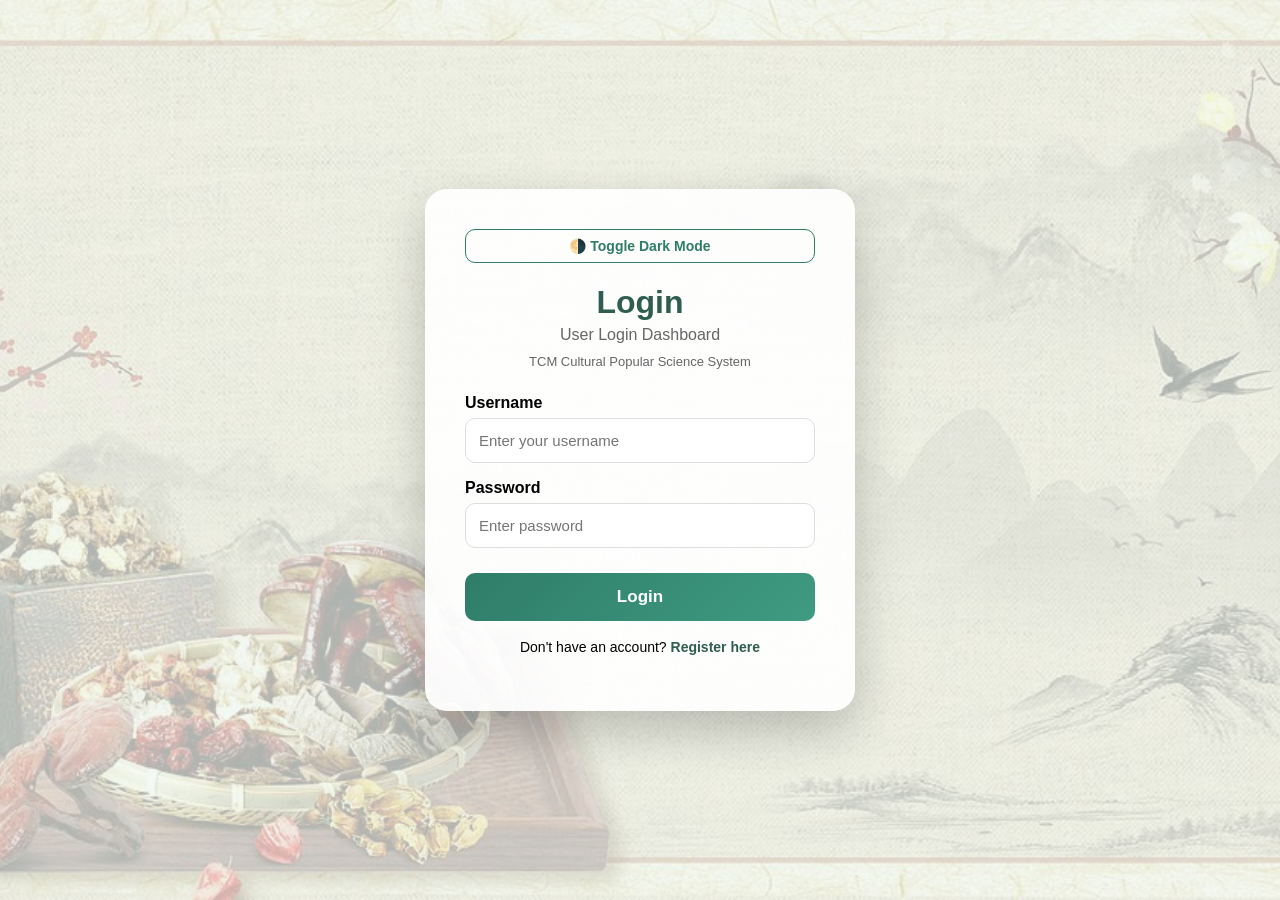
<file: src/main/resources/static/history.html>
<!DOCTYPE html>
<html lang="en">
<head>
    <meta charset="UTF-8">
    <title>History & Favorites</title>

    <style>
        body{
            font-family: Arial;
            background:#f4f6f2;
            margin:0;
        }

        .header{
            background:#2f5d50;
            color:white;
            padding:18px 60px;
            display:flex;
            justify-content:space-between;
            align-items:center;
        }

        .header-left{
            display:flex;
            align-items:center;
        }

        #welcomeUser{
            font-size:24px;
            font-weight:700;
            color:white;
            display:flex;
            align-items:center;
            gap:12px;
        }

        .header-right{
            display:flex;
            align-items:center;
            gap:20px;
        }

        .header-right select{
            background:white;
            color:#2f5d50;
            border:none;
            padding:10px 18px;
            border-radius:8px;
            font-size:15px;
        }

        .logout-btn{
            background:white;
            color:#2f5d50;
            border:none;
            padding:10px 18px;
            border-radius:8px;
            font-weight:bold;
            cursor:pointer;
            width:auto;
            margin-top:0;
        }

        .navbar{
            background:white;
            display:flex;
            justify-content:center;
            gap:45px;
            padding:18px;
            box-shadow:0 2px 10px rgba(0,0,0,.08);
        }

        .navbar a{
            color:#444;
            text-decoration:none;
            font-weight:bold;
            padding-bottom:6px;
        }

        .navbar a.active{
            color:#2f7d68;
            border-bottom:3px solid #2f7d68;
        }

        .container{
            width:1200px;
            margin:40px auto 60px;
            background:white;
            padding:30px;
            border-radius:15px;
        }

        .section-card{

            background:white;

            padding:30px;

            border-radius:18px;

            box-shadow:0 6px 18px rgba(0,0,0,.08);

            margin-bottom:35px;

        }

        .section-card h2{

            margin-top:0;

            color:#2f5d50;

            border-left:5px solid #2f7d68;

            padding-left:15px;

            margin-bottom:25px;

        }

        h2{
            color:#2f5d50;
        }

        .card{
            background:#f7faf8;
            padding:15px;
            border-radius:10px;
            margin-top:15px;
        }

        button{
            padding:12px;
            border:none;
            border-radius:8px;
            background:#2f7d68;
            color:white;
            cursor:pointer;
        }


        button:hover{
            background:#256855;
        }


        .grid{
            display:grid;
            grid-template-columns:repeat(2,1fr);
            gap:20px;
        }

        .herb-card{
            background:white;
            border-radius:18px;
            overflow:hidden;
            box-shadow:0 0 12px rgba(0,0,0,0.08);
            display:flex;
        }

        .herb-img{
            width:180px;
            height:250px;
            object-fit:cover;
        }

        .herb-content{
            padding:20px;
            flex:1;
        }

        .herb-content h3{
            margin:0;
            color:#2f5d50;
        }

        .category{
            display:inline-block;
            margin-top:8px;
            padding:5px 10px;
            border-radius:20px;
            background:#e6eee9;
            color:#2f5d50;
            font-size:13px;
        }

        .remove-btn{
            margin-top:15px;
            background:#d9534f;
            color:white;
            border:none;
            padding:10px 15px;
            border-radius:8px;
            cursor:pointer;
        }
    </style>
    <link rel="stylesheet" href="css/guofeng-background.css?v=20260717-1">

</head>

<body>

<div class="header">

    <div class="header-left">
        <span id="welcomeUser"></span>
    </div>

    <div class="header-right">

        <select id="languageSelect" onchange="changeLanguage()">
            <option value="en">English</option>
            <option value="zh">中文</option>
            <option value="ms">Bahasa Melayu</option>
        </select>

        <button
                class="logout-btn"
                id="logoutBtn"
                onclick="logout()">
            Logout
        </button>

    </div>

</div>

<div class="navbar">

    <a href="home.html" id="navHome">Home</a>

    <a href="herb.html" id="navHerb">
        Herb Information
    </a>

    <a href="quiz.html" id="navQuiz">
        Knowledge Quiz
    </a>

    <a href="history.html"
       id="navHistory"
       class="active">
        History
    </a>

    <a href="personal_center.html"
       id="navPersonal">
        Personal Center
    </a>

</div>

<div class="container">

    <div class="section-card">

        <h2 id="quizTitle">
            Quiz History
        </h2>

        <div id="quizHistory"></div>

    </div>

    <div class="section-card">

        <h2 id="favoriteTitle">
            Favorite Herbs
        </h2>

        <div id="favoriteList" class="grid"></div>

    </div>

</div>

<script>

    let currentLanguage =
        localStorage.getItem("language") || "en";

    let quizRecords = [];
    let favoriteRecords = [];
    let herbCatalog = [];

    document.getElementById("languageSelect").value =
        currentLanguage;

    const username = localStorage.getItem("username");

    if(!username){
        window.location.href="login.html";
    }
    const translations = {

        en:{
            welcome:"👤 Welcome, " + username,
            logout:"Logout", title:"History", home:"Home", herbs:"Herb Information",
            quiz:"Knowledge Quiz", history:"History", personal:"Personal Center",
            quizTitle:"Quiz History", favoriteTitle:"Favorite Herbs", score:"Score",
            accuracy:"Accuracy", noQuiz:"No quiz history yet.", quizFailed:"Failed to load quiz history.",
            noFavorites:"No favorite herbs yet.", favoritesFailed:"Failed to load favorites.",
            functions:"Functions", usage:"Usage", precautions:"Precautions", description:"Description",
            remove:"⭐ Remove Favorite", removeFailed:"Failed to remove favorite."
        },

        zh:{
            welcome:"👤 欢迎，" + username,
            logout:"退出登录", title:"历史记录", home:"首页", herbs:"草药信息",
            quiz:"知识测验", history:"历史记录", personal:"个人中心",
            quizTitle:"测验历史", favoriteTitle:"收藏的草药", score:"得分",
            accuracy:"正确率", noQuiz:"暂无测验记录。", quizFailed:"测验历史加载失败。",
            noFavorites:"暂无收藏的草药。", favoritesFailed:"收藏列表加载失败。",
            functions:"功效", usage:"常见用法", precautions:"注意事项", description:"简介",
            remove:"⭐ 取消收藏", removeFailed:"取消收藏失败。"
        },

        ms:{
            welcome:"👤 Selamat Datang, " + username,
            logout:"Log Keluar", title:"Sejarah", home:"Laman Utama", herbs:"Maklumat Herba",
            quiz:"Kuiz Pengetahuan", history:"Sejarah", personal:"Pusat Peribadi",
            quizTitle:"Sejarah Kuiz", favoriteTitle:"Herba Kegemaran", score:"Skor",
            accuracy:"Ketepatan", noQuiz:"Belum ada sejarah kuiz.", quizFailed:"Gagal memuatkan sejarah kuiz.",
            noFavorites:"Belum ada herba kegemaran.", favoritesFailed:"Gagal memuatkan senarai kegemaran.",
            functions:"Fungsi", usage:"Penggunaan", precautions:"Langkah berjaga-jaga", description:"Penerangan",
            remove:"⭐ Buang Kegemaran", removeFailed:"Gagal membuang kegemaran."
        }

    };

    /* 草药资料库 */
    const herbInfo = {
        en: {
            "人参": {
                name: "Ginseng",
                category: "Qi-tonifying Herb",
                functions: "Commonly introduced in TCM culture as a herb related to Qi support, vitality, and body strengthening.",
                usage: "Often discussed in soup, tea, or traditional formula learning contexts.",
                precautions: "Not suitable as a basis for self-treatment. Special groups should consult professionals.",
                description: "Ginseng is a well-known Qi-tonifying herb in TCM cultural learning."
            },
            "枸杞": {
                name: "Goji Berry",
                category: "Nourishing Herb",
                functions: "Commonly introduced for liver and eye nourishment, fatigue relief, and general wellness learning.",
                usage: "Often used in tea, porridge, soup, or daily wellness learning contexts.",
                precautions: "People with special constitutions or those taking medication should use caution.",
                description: "Goji berry is often associated with daily health preservation in TCM culture."
            },
            "黄芪": {
                name: "Astragalus",
                category: "Qi-tonifying Herb",
                functions: "Commonly introduced for Qi support and body defense learning topics.",
                usage: "Often discussed in soup or traditional formula learning contexts.",
                precautions: "Long-term or excessive self-use is not recommended.",
                description: "Astragalus is a common Qi-tonifying herb in TCM cultural education."
            },
            "当归": {
                name: "Angelica Sinensis",
                category: "Blood-nourishing Herb",
                functions: "Commonly introduced in TCM culture for blood nourishment and circulation-related knowledge.",
                usage: "Often discussed in soup or traditional formula learning contexts.",
                precautions: "Pregnant individuals, people with bleeding tendency, or those using anticoagulants should consult professionals.",
                description: "Angelica Sinensis is a common blood-nourishing herb in TCM culture."
            },
            "甘草": {
                name: "Licorice Root",
                category: "Harmonizing Herb",
                functions: "Commonly introduced as a harmonizing herb in traditional formulas and throat/lung-related learning.",
                usage: "Often introduced as a harmonizing ingredient in TCM formula learning.",
                precautions: "Long-term excessive use may carry risks and should be avoided.",
                description: "Licorice root often appears as a harmonizing herb in TCM cultural learning."
            }
        },
        zh: {
            "人参": {
                name: "人参",
                category: "补气类",
                functions: "常用于中医药文化中补气、扶正、增强体力相关学习内容。",
                usage: "常见于炖汤、泡茶或中药配方学习场景。",
                precautions: "不适合作为自行治疗依据，特殊人群应咨询专业人士。",
                description: "人参是中医药文化中常见的补气类药材，常被用于养生和传统知识学习。"
            },
            "枸杞": {
                name: "枸杞",
                category: "滋补类",
                functions: "常用于养肝明目、滋补、缓解疲劳相关的中医药文化学习内容。",
                usage: "常见用法包括泡水、煮粥、煲汤。",
                precautions: "体质特殊或正在服药者应谨慎使用。",
                description: "枸杞在中医药文化中常与日常养生和饮食调理相关。"
            },
            "黄芪": {
                name: "黄芪",
                category: "补气类",
                functions: "常用于补气、固表、增强体质相关学习内容。",
                usage: "常见于煲汤或中药方剂学习场景。",
                precautions: "不建议自行长期大量使用。",
                description: "黄芪是传统中医药文化中常见的补气类药材。"
            },
            "当归": {
                name: "当归",
                category: "补血类",
                functions: "常用于补血、活血相关的传统中医药知识学习。",
                usage: "常见于炖汤或中药方剂文化介绍。",
                precautions: "孕期、出血倾向或服用抗凝药物者应咨询专业人士。",
                description: "当归是中医药文化中常见的补血类药材。"
            },
            "甘草": {
                name: "甘草",
                category: "调和类",
                functions: "常用于调和诸药、润肺止咳等传统知识学习内容。",
                usage: "常见于中药方剂中作为调和药材介绍。",
                precautions: "长期大量使用可能存在风险，应避免自行滥用。",
                description: "甘草在中医药文化中常作为调和类药材出现。"
            }
        },
        ms: {
            "人参": {
                name: "Ginseng",
                category: "Herba Penguat Qi",
                functions: "Sering diperkenalkan dalam budaya TCM sebagai herba yang berkaitan dengan sokongan Qi, tenaga dan pengukuhan tubuh.",
                usage: "Biasa dibincangkan dalam konteks sup, teh atau pembelajaran formula tradisional.",
                precautions: "Tidak sesuai digunakan sebagai asas rawatan sendiri. Kumpulan khas perlu mendapatkan nasihat profesional.",
                description: "Ginseng ialah herba penguat Qi yang terkenal dalam pembelajaran budaya TCM."
            },
            "枸杞": {
                name: "Goji Berry",
                category: "Herba Berkhasiat",
                functions: "Sering dikaitkan dengan penjagaan hati dan mata, mengurangkan keletihan serta pembelajaran kesihatan umum.",
                usage: "Biasa digunakan dalam teh, bubur, sup atau pembelajaran penjagaan kesihatan harian.",
                precautions: "Individu dengan keadaan tubuh khas atau sedang mengambil ubat perlu berhati-hati.",
                description: "Goji berry sering dikaitkan dengan penjagaan kesihatan harian dalam budaya TCM."
            },
            "黄芪": {
                name: "Astragalus",
                category: "Herba Penguat Qi",
                functions: "Sering diperkenalkan dalam topik sokongan Qi dan pertahanan tubuh.",
                usage: "Biasa dibincangkan dalam konteks sup atau formula tradisional.",
                precautions: "Penggunaan sendiri secara berlebihan atau jangka panjang tidak digalakkan.",
                description: "Astragalus ialah herba penguat Qi yang biasa dalam pendidikan budaya TCM."
            },
            "当归": {
                name: "Angelica Sinensis",
                category: "Herba Penyubur Darah",
                functions: "Sering diperkenalkan untuk pengetahuan berkaitan penyuburan darah dan peredaran dalam budaya TCM.",
                usage: "Biasa dibincangkan dalam konteks sup atau formula tradisional.",
                precautions: "Wanita hamil, individu yang mudah berdarah atau pengguna ubat pencair darah perlu berunding dengan profesional.",
                description: "Angelica Sinensis ialah herba penyubur darah yang biasa dalam budaya TCM."
            },
            "甘草": {
                name: "Licorice Root",
                category: "Herba Pengimbang",
                functions: "Sering diperkenalkan sebagai herba pengimbang dalam formula tradisional dan pembelajaran berkaitan tekak serta paru-paru.",
                usage: "Biasa diperkenalkan sebagai bahan pengimbang dalam pembelajaran formula TCM.",
                precautions: "Penggunaan berlebihan jangka panjang mungkin berisiko dan perlu dielakkan.",
                description: "Licorice root sering muncul sebagai herba pengimbang dalam pembelajaran budaya TCM."
            }
        }
    };

    document.getElementById("languageSelect").value =
        currentLanguage;

    applyLanguage();

    loadQuizHistory();

    loadFavorites();

    function applyLanguage(){

        const t = translations[currentLanguage];

        document.documentElement.lang = currentLanguage;
        document.title = t.title;
        document.getElementById("languageSelect").value = currentLanguage;
        document.getElementById("welcomeUser").innerText = t.welcome;
        document.getElementById("logoutBtn").innerText = t.logout;
        document.getElementById("navHome").innerText = t.home;
        document.getElementById("navHerb").innerText = t.herbs;
        document.getElementById("navQuiz").innerText = t.quiz;
        document.getElementById("navHistory").innerText = t.history;
        document.getElementById("navPersonal").innerText = t.personal;
        document.getElementById("quizTitle").innerText = t.quizTitle;
        document.getElementById("favoriteTitle").innerText = t.favoriteTitle;
        renderQuizHistory();
        renderFavorites();

    }

    function loadQuizHistory(){

        fetch("/quiz/history?username=" + encodeURIComponent(username))
            .then(res => {
                if(!res.ok) throw new Error("Failed to load quiz history: " + res.status);
                return res.json();
            })
            .then(data => {
                quizRecords = data || [];
                renderQuizHistory();

            })
            .catch(error => {

                console.error(error);
                document.getElementById("quizHistory").innerHTML =
                    `<div class="card">${translations[currentLanguage].quizFailed}</div>`;

            });

    }

    function renderQuizHistory(){
        const t = translations[currentLanguage];
        const html = quizRecords.length === 0
            ? `<div class="card">${t.noQuiz}</div>`
            : quizRecords.map(record => `
                <div class="card">
                    ${t.score}: ${record.score}/${record.totalQuestions}<br>
                    ${t.accuracy}: ${record.accuracy}%
                </div>
            `).join("");
        document.getElementById("quizHistory").innerHTML = html;
    }

    function loadFavorites(){

        fetch("/favorite/list?username=" + encodeURIComponent(username))
            .then(res => {
                if(!res.ok) throw new Error("Failed to load favorites: " + res.status);
                return res.json();
            })
            .then(async data => {
                try {
                    const catalogResponse = await fetch("/data/herbs.json?v=20260702-1", {cache:"no-store"});
                    if(catalogResponse.ok) herbCatalog = await catalogResponse.json();
                } catch(error) {
                    console.warn("Herb catalog unavailable", error);
                }

                favoriteRecords = data || [];
                renderFavorites();

            })
            .catch(error => {

                console.error(error);

                document.getElementById("favoriteList").innerHTML =
                    `<div class="card">${translations[currentLanguage].favoritesFailed}</div>`;

            });

    }

    function escapeHtml(value){
        return String(value ?? "").replace(/[&<>"']/g, character => ({
            "&":"&amp;", "<":"&lt;", ">":"&gt;", '"':"&quot;", "'":"&#39;"
        })[character]);
    }

    function renderFavorites(){
        const t = translations[currentLanguage];

        if(favoriteRecords.length === 0){
            document.getElementById("favoriteList").innerHTML = `<div class="card">${t.noFavorites}</div>`;
            return;
        }

        const html = favoriteRecords.map(item => {
            const catalogHerb = herbCatalog.find(entry =>
                Object.values(entry.translations || {}).some(translation => translation.name === item.herbName)
            );
            const herb = catalogHerb?.translations?.[currentLanguage]
                || herbInfo[currentLanguage]?.[item.herbName]
                || {name:item.herbName, category:"", functions:"", usage:"", precautions:"", description:""};

            return `
                <div class="herb-card">
                    <div class="herb-content">
                        <h3>${escapeHtml(herb.name || item.herbName)}</h3>
                        <div class="category">${escapeHtml(herb.category)}</div>
                        <p><b>${t.functions}:</b> ${escapeHtml(herb.functions)}</p>
                        <p><b>${t.usage}:</b> ${escapeHtml(herb.usage)}</p>
                        <p><b>${t.precautions}:</b> ${escapeHtml(herb.precautions)}</p>
                        <p><b>${t.description}:</b> ${escapeHtml(herb.description)}</p>
                        <button class="remove-btn" data-herb-name="${escapeHtml(item.herbName)}">${t.remove}</button>
                    </div>
                </div>
            `;
        }).join("");

        const list = document.getElementById("favoriteList");
        list.innerHTML = html;
        list.querySelectorAll(".remove-btn").forEach(button => {
            button.addEventListener("click", () => removeFavorite(button.dataset.herbName));
        });
    }

    function removeFavorite(herbName){

        fetch(
            "/favorite/remove"
            + "?username=" + encodeURIComponent(username)
            + "&herbName=" + encodeURIComponent(herbName),
            {
                method:"DELETE"
            }
        )
            .then(response => {
                if(!response.ok) throw new Error("Failed to remove favorite: " + response.status);
                loadFavorites();
            })
            .catch(error => {
                console.error(error);
                alert(translations[currentLanguage].removeFailed);
            });
    }

    function changeLanguage(){

        currentLanguage = document.getElementById("languageSelect").value;
        localStorage.setItem("language", currentLanguage);
        applyLanguage();

    }

    function goHome(){
        window.location.href = "home.html";
    }

    function logout(){

        localStorage.clear();

        window.location.href = "login.html";

    }

</script>

<script src="/js/user-avatar.js?v=20260702-1"></script>

</body>
</html>
</file>
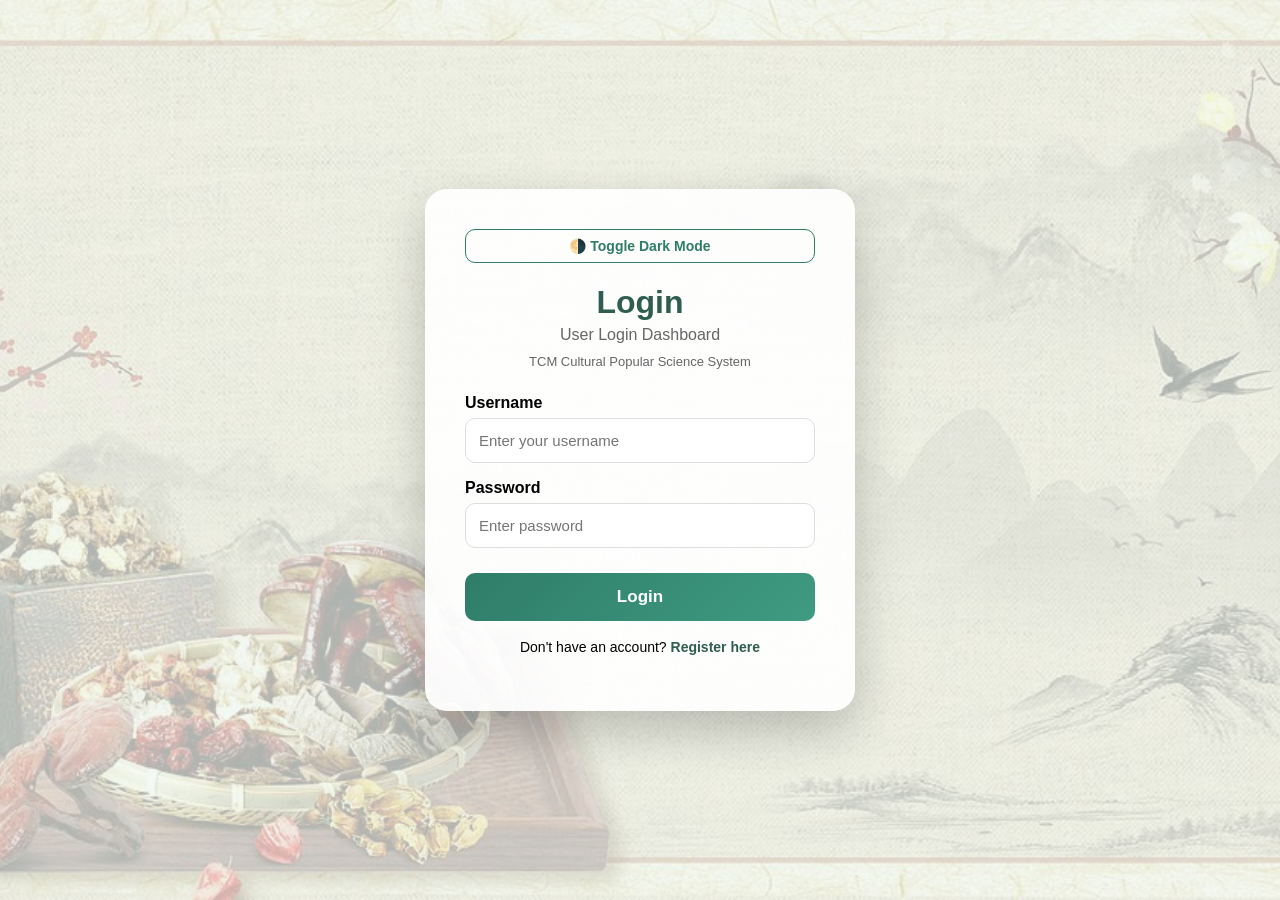
<file: src/main/resources/static/home.html>
<!DOCTYPE html>
<html lang="en">

<head>

    <meta charset="UTF-8">
    <meta name="viewport" content="width=device-width, initial-scale=1.0">

    <title>TCM Cultural Popular Science System</title>

    <style>

        *{
            margin:0;
            padding:0;
            box-sizing:border-box;
        }

        body{

            font-family:Arial,Helvetica,sans-serif;
            background:#f5f7f8;
            color:#333;
        }

        /* ================= HEADER ================= */

        .header{

            background:#2f5d50;
            color:white;
            padding:18px 60px;

            display:flex;
            justify-content:space-between;
            align-items:center;

        }

        .user-info{

            display:flex;
            align-items:center;
            gap:35px;
        }

        #welcomeUser{

            font-size:26px;
            font-weight:bold;
        }

        .header-right{

            display:flex;
            align-items:center;
            gap:18px;
        }

        .header select{

            width:150px;
            height:42px;

            border:none;
            border-radius:8px;

            padding-left:12px;

            font-size:15px;
        }

        .logout-btn{

            background:white;
            color:#2f5d50;

            border:none;

            padding:10px 22px;

            border-radius:8px;

            cursor:pointer;

            font-weight:bold;

            transition:.2s;
        }

        .logout-btn:hover{

            background:#ececec;
        }

        /* ================= NAVIGATION ================= */

        .navbar{

            background:white;

            height:65px;

            display:flex;

            justify-content:center;

            align-items:center;

            gap:55px;

            box-shadow:0 2px 8px rgba(0,0,0,.08);

        }

        .navbar a{

            text-decoration:none;

            color:#2f5d50;

            font-size:17px;

            font-weight:bold;

            transition:.2s;
        }

        .navbar a:hover{

            color:#53a17e;
        }

        /* ================= CONTAINER ================= */

        .container{

            width:1200px;

            margin:45px auto;
        }

        /* ================= HERO ================= */

        .hero{

            background:linear-gradient(
                    rgba(47,93,80,.92),
                    rgba(47,93,80,.92)
            );

            color:white;

            border-radius:18px;

            padding:70px 80px;

            box-shadow:0 8px 25px rgba(0,0,0,.12);

        }

        .hero h1{

            font-size:40px;

            margin-bottom:18px;
        }

        .hero p{

            font-size:18px;

            line-height:1.8;

            max-width:850px;
        }

        .hero-buttons{

            margin-top:35px;

            display:flex;

            gap:20px;
        }

        .hero-buttons button{

            border:none;

            padding:15px 30px;

            border-radius:10px;

            background:white;

            color:#2f5d50;

            font-size:16px;

            font-weight:bold;

            cursor:pointer;

            transition:.25s;
        }

        .hero-buttons button:hover{

            transform:translateY(-3px);

            background:#ececec;
        }

        /* ================= SECTION ================= */

        .section-title{

            margin:55px 0 25px;

            color:#2f5d50;

            font-size:28px;
        }

        /* ================= CARDS ================= */

        .module-grid{

            display:grid;

            grid-template-columns:repeat(2,1fr);

            gap:30px;
        }

        .module-card{

            background:white;

            padding:35px;

            border-radius:18px;

            box-shadow:0 5px 18px rgba(0,0,0,.08);

            transition:.25s;

            cursor:pointer;
        }

        .module-card:hover{

            transform:translateY(-6px);

            box-shadow:0 12px 25px rgba(0,0,0,.12);
        }

        .module-card h3{

            color:#2f5d50;

            font-size:25px;

            margin-bottom:15px;
        }

        .module-card p{

            line-height:1.8;

            color:#666;

            margin-bottom:18px;
        }

        .open-module{

            color:#2f5d50;

            font-weight:bold;

            font-size:15px;
        }

    </style>
    <link rel="stylesheet" href="css/guofeng-background.css?v=20260717-1">

</head>

<body>

<!-- ================= HEADER ================= -->

<div class="header">

    <div class="user-info">

        <span id="welcomeUser"></span>

    </div>

    <div class="header-right">

        <select
                id="languageSelect"
                onchange="changeLanguage()">

            <option value="en">English</option>
            <option value="zh">中文</option>
            <option value="ms">Bahasa Melayu</option>

        </select>

        <button
                class="logout-btn"
                id="logoutBtn"
                onclick="logout()">

            Logout

        </button>

    </div>

</div>

<!-- ================= NAVIGATION ================= -->

<div class="navbar">

    <a href="home.html" id="navHome">Home</a>

    <a href="herb.html" id="navHerb">Herb Information</a>

    <a href="quiz.html" id="navQuiz">Knowledge Quiz</a>

    <a href="history.html" id="navHistory">History</a>

    <a href="personal_center.html" id="navPersonal">Personal Center</a>

</div>

<div class="container">

    <div class="hero">

        <h1 id="mainHeading"></h1>

        <p id="mainDescription"></p>

        <div class="hero-buttons">

            <button id="browseHerbsBtn" onclick="goToHerbSearch()">
                🌿 Browse Herbs
            </button>

            <button id="startQuizBtn" onclick="goToKnowledge()">
                📚 Start Quiz
            </button>

        </div>

    </div>

    <h2 class="section-title" id="quickAccessTitle">
        Quick Access
    </h2>

    <div class="module-grid">
        <div class="module-card" onclick="goToHerbSearch()">

            <h3 id="herbTitle"></h3>

            <p id="herbDesc"></p>

            <span class="open-module" id="openHerbModule">
            Open Module →
        </span>

        </div>

        <div class="module-card" onclick="goToKnowledge()">

            <h3 id="knowledgeTitle"></h3>

            <p id="knowledgeDesc"></p>

            <span class="open-module" id="openQuizModule">
            Start Learning →
        </span>

        </div>

        <div class="module-card" onclick="goToHistory()">

            <h3 id="historyTitle"></h3>

            <p id="historyDesc"></p>

            <span class="open-module" id="openHistoryModule">
            View History →
        </span>

        </div>

        <div class="module-card" onclick="goToPersonalCenter()">

            <h3 id="personalTitle"></h3>

            <p id="personalDesc"></p>

            <span class="open-module" id="openPersonalModule">
            Manage Profile →
        </span>

        </div>

    </div>

</div>

<script>

    const username = localStorage.getItem("username");

    if(!username){

        alert("Please login first.");

        window.location.href="login.html";

    }

    const translations = {

        en:{

            welcome:"👤 Welcome, "+username,

            logout:"Logout",

            pageTitle:"TCM Cultural Popular Science System",

            navHome:"Home", navHerb:"Herb Information", navQuiz:"Knowledge Quiz",
            navHistory:"History", navPersonal:"Personal Center",

            browseHerbs:"🌿 Browse Herbs", startQuiz:"📚 Start Quiz", quickAccess:"Quick Access",
            openHerb:"Open Module →", openQuiz:"Start Learning →",
            openHistory:"View History →", openPersonal:"Manage Profile →",

            mainHeading:"Traditional Chinese Medicine Cultural Popular Science Platform",

            mainDescription:
                "Explore the culture of Traditional Chinese Medicine through herb information, interactive knowledge quizzes, personal learning history and favourite herb collections. This web-based platform provides an easy and engaging way to learn about TCM.",

            herbTitle:"🌿 Herb Information",

            herbDesc:"Browse and search common Traditional Chinese Medicine herbs, including their functions, usage methods and precautions.",

            knowledgeTitle:"📚 Knowledge Quiz",

            knowledgeDesc:"Improve your understanding of Traditional Chinese Medicine by completing interactive quizzes.",

            historyTitle:"⭐ History & Favorites",

            historyDesc:"Review your quiz history and manage your favourite herbs in one place.",

            personalTitle:"👤 Personal Center",

            personalDesc:"View and manage your personal information and account details."

        },

        zh:{

            welcome:"👤 欢迎，"+username,

            logout:"退出登录",

            pageTitle:"中医药文化科普系统",

            navHome:"首页", navHerb:"草药信息", navQuiz:"知识测验",
            navHistory:"历史记录", navPersonal:"个人中心",

            browseHerbs:"🌿 浏览草药", startQuiz:"📚 开始测验", quickAccess:"快速入口",
            openHerb:"打开模块 →", openQuiz:"开始学习 →",
            openHistory:"查看历史 →", openPersonal:"管理资料 →",

            mainHeading:"中医药文化科普平台",

            mainDescription:
                "浏览中医药文化知识，查询中药信息，完成知识测验，并查看学习历史及收藏记录。",

            herbTitle:"🌿 中药信息查询",

            herbDesc:"浏览常见中药材及其功效、用法、注意事项等信息。",

            knowledgeTitle:"📚 中医药知识测验",

            knowledgeDesc:"通过互动测验学习和巩固中医药文化知识。",

            historyTitle:"⭐ 历史记录与收藏",

            historyDesc:"查看测验历史及收藏的中药信息。",

            personalTitle:"👤 个人中心",

            personalDesc:"查看和管理个人资料及账户信息。"

        },

        ms:{

            welcome:"👤 Selamat Datang, "+username,

            logout:"Log Keluar",

            pageTitle:"Sistem Popularisasi Budaya TCM",

            navHome:"Laman Utama", navHerb:"Maklumat Herba", navQuiz:"Kuiz Pengetahuan",
            navHistory:"Sejarah", navPersonal:"Pusat Peribadi",

            browseHerbs:"🌿 Lihat Herba", startQuiz:"📚 Mulakan Kuiz", quickAccess:"Akses Pantas",
            openHerb:"Buka Modul →", openQuiz:"Mula Belajar →",
            openHistory:"Lihat Sejarah →", openPersonal:"Urus Profil →",

            mainHeading:"Platform Popularisasi Budaya Perubatan Tradisional Cina",

            mainDescription:
                "Pelajari budaya Perubatan Tradisional Cina melalui maklumat herba, kuiz interaktif, sejarah pembelajaran dan koleksi herba kegemaran.",

            herbTitle:"🌿 Maklumat Herba",

            herbDesc:"Cari maklumat herba TCM termasuk fungsi, penggunaan dan langkah berjaga-jaga.",

            knowledgeTitle:"📚 Kuiz Pengetahuan",

            knowledgeDesc:"Uji pengetahuan anda mengenai budaya TCM melalui kuiz interaktif.",

            historyTitle:"⭐ Sejarah & Kegemaran",

            historyDesc:"Lihat sejarah kuiz dan koleksi herba kegemaran anda.",

            personalTitle:"👤 Pusat Peribadi",

            personalDesc:"Lihat dan urus maklumat akaun peribadi anda."

        }

    };

    function applyLanguage(lang){

        const t=translations[lang];

        document.documentElement.lang=lang;

        document.title=t.pageTitle;

        document.getElementById("welcomeUser").innerText=t.welcome;

        document.getElementById("logoutBtn").innerText=t.logout;

        document.getElementById("navHome").innerText=t.navHome;

        document.getElementById("navHerb").innerText=t.navHerb;

        document.getElementById("navQuiz").innerText=t.navQuiz;

        document.getElementById("navHistory").innerText=t.navHistory;

        document.getElementById("navPersonal").innerText=t.navPersonal;

        document.getElementById("browseHerbsBtn").innerText=t.browseHerbs;

        document.getElementById("startQuizBtn").innerText=t.startQuiz;

        document.getElementById("quickAccessTitle").innerText=t.quickAccess;

        document.getElementById("openHerbModule").innerText=t.openHerb;

        document.getElementById("openQuizModule").innerText=t.openQuiz;

        document.getElementById("openHistoryModule").innerText=t.openHistory;

        document.getElementById("openPersonalModule").innerText=t.openPersonal;

        document.getElementById("mainHeading").innerText=t.mainHeading;

        document.getElementById("mainDescription").innerText=t.mainDescription;

        document.getElementById("herbTitle").innerText=t.herbTitle;

        document.getElementById("herbDesc").innerText=t.herbDesc;

        document.getElementById("knowledgeTitle").innerText=t.knowledgeTitle;

        document.getElementById("knowledgeDesc").innerText=t.knowledgeDesc;

        document.getElementById("historyTitle").innerText=t.historyTitle;

        document.getElementById("historyDesc").innerText=t.historyDesc;

        document.getElementById("personalTitle").innerText=t.personalTitle;

        document.getElementById("personalDesc").innerText=t.personalDesc;

    }
    function changeLanguage(){

        const lang=document.getElementById("languageSelect").value;

        localStorage.setItem("language",lang);

        applyLanguage(lang);

    }

    function goToPersonalCenter(){

        window.location.href="personal_center.html";

    }

    function goToHerbSearch(){

        window.location.href="herb.html";

    }

    function goToKnowledge(){

        window.location.href="quiz.html";

    }

    function goToHistory(){

        window.location.href="history.html";

    }

    function logout(){

        localStorage.removeItem("username");

        window.location.href="login.html";

    }

    const savedLang=localStorage.getItem("language") || "en";

    document.getElementById("languageSelect").value=savedLang;

    applyLanguage(savedLang);

</script>

<script src="/js/user-avatar.js?v=20260702-1"></script>

</body>

</html>
</file>
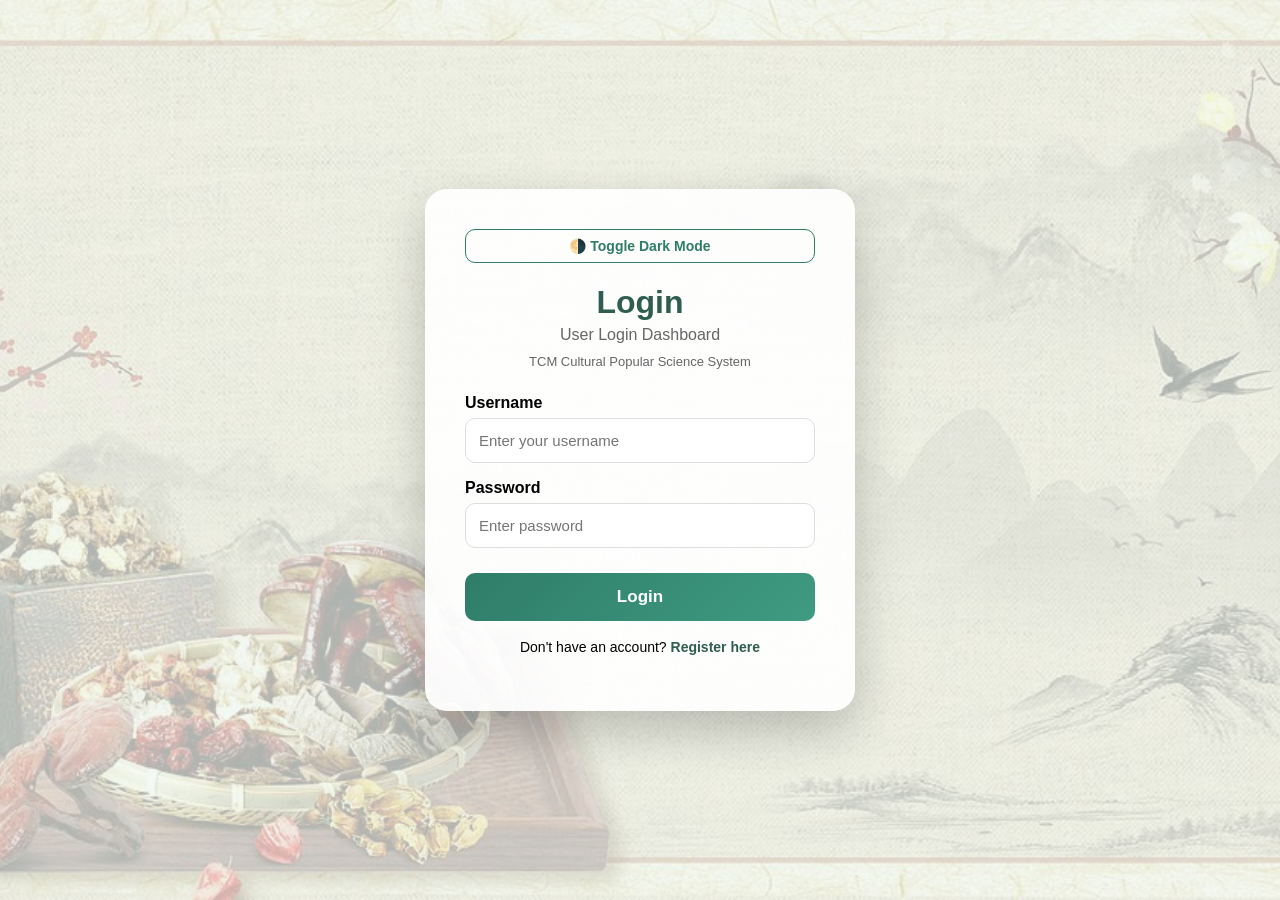
<file: src/main/resources/static/login.html>
<!DOCTYPE html>
<html lang="zh">
<head>
    <meta charset="UTF-8">
    <title>Login - TCM Cultural Popular Science System</title>

    <style>
        * { box-sizing: border-box; }

        body {
            margin: 0;
            min-height: 100vh;
            font-family: Arial, sans-serif;
            display: flex;
            justify-content: center;
            align-items: center;
            background:
                    linear-gradient(rgba(240,248,243,0.72), rgba(240,248,243,0.72)),
                    url("images/tcm-bg.jpg");
            background-size: cover;
            background-position: center;
            transition: 0.4s;
        }

        body.dark {
            background:
                    linear-gradient(rgba(10,25,20,0.78), rgba(10,25,20,0.78)),
                    url("images/tcm-bg.jpg");
            background-size: cover;
            background-position: center;
            color: white;
        }

        .card {
            width: 430px;
            background: rgba(255,255,255,0.92);
            padding: 40px;
            border-radius: 22px;
            box-shadow: 0 20px 50px rgba(0,0,0,0.22);
            animation: fadeIn 0.8s ease;
        }

        body.dark .card {
            background: rgba(25,35,32,0.92);
            color: white;
        }

        @keyframes fadeIn {
            from {
                opacity: 0;
                transform: translateY(25px);
            }
            to {
                opacity: 1;
                transform: translateY(0);
            }
        }

        h1 {
            text-align: center;
            color: #2f5d50;
            margin-bottom: 5px;
        }

        body.dark h1 {
            color: #9ee0c5;
        }

        .subtitle, .system-name {
            text-align: center;
            color: #666;
        }

        body.dark .subtitle,
        body.dark .system-name {
            color: #cfded8;
        }

        .system-name {
            font-size: 13px;
            margin: 10px 0 25px;
        }

        label {
            display: block;
            margin-top: 16px;
            margin-bottom: 6px;
            font-weight: bold;
        }

        input {
            width: 100%;
            padding: 13px;
            border: 1px solid #ddd;
            border-radius: 10px;
            font-size: 15px;
        }

        button {
            width: 100%;
            margin-top: 25px;
            padding: 14px;
            border: none;
            border-radius: 10px;
            background: linear-gradient(135deg, #2f7d68, #3f9b82);
            color: white;
            font-size: 17px;
            font-weight: bold;
            cursor: pointer;
            transition: 0.3s;
        }

        button:hover {
            transform: translateY(-2px);
            box-shadow: 0 8px 20px rgba(47,125,104,0.4);
        }

        .mode-btn {
            background: transparent;
            border: 1px solid #2f7d68;
            color: #2f7d68;
            margin-top: 0;
            padding: 8px;
            font-size: 14px;
        }

        body.dark .mode-btn {
            color: #9ee0c5;
            border-color: #9ee0c5;
        }

        .link {
            margin-top: 18px;
            text-align: center;
            font-size: 14px;
        }

        .link a {
            color: #2f5d50;
            font-weight: bold;
            text-decoration: none;
        }

        body.dark .link a {
            color: #9ee0c5;
        }

        #result {
            margin-top: 16px;
            text-align: center;
            font-weight: bold;
            color: #2f5d50;
        }

        body.dark #result {
            color: #9ee0c5;
        }
    </style>
</head>

<body>

<div class="card">
    <button class="mode-btn" onclick="toggleDarkMode()">🌗 Toggle Dark Mode</button>

    <h1>Login</h1>
    <div class="subtitle">User Login Dashboard</div>
    <div class="system-name">TCM Cultural Popular Science System</div>

    <label>Username</label>
    <input type="text" id="username" placeholder="Enter your username">

    <label>Password</label>
    <input type="password" id="password" placeholder="Enter password">

    <button onclick="login()">Login</button>

    <div class="link">
        Don't have an account? <a href="register.html">Register here</a>
    </div>

    <div id="result"></div>
</div>

<script>
    if (localStorage.getItem("darkMode") === "true") {
        document.body.classList.add("dark");
    }

    function toggleDarkMode() {
        document.body.classList.toggle("dark");
        localStorage.setItem("darkMode", document.body.classList.contains("dark"));
    }

    async function login() {
        const username = document.getElementById("username").value.trim();
        const password = document.getElementById("password").value;
        const result = document.getElementById("result");

        if (!username || !password) {
            result.innerText = "Please enter username and password.";
            return;
        }

        try {
            const response = await fetch("/user/login", {
                method: "POST",
                headers: {"Content-Type": "application/json"},
                body: JSON.stringify({username, password})
            });

            const data = await response.json();
            result.innerText = data.message;

            if (data.message === "登录成功") {
                localStorage.setItem("username", username);
                setTimeout(() => {
                    window.location.href = "home.html";
                }, 800);
            }
        } catch (error) {
            result.innerText = "Login failed. Please check backend.";
        }
    }
</script>

</body>
</html>
</file>
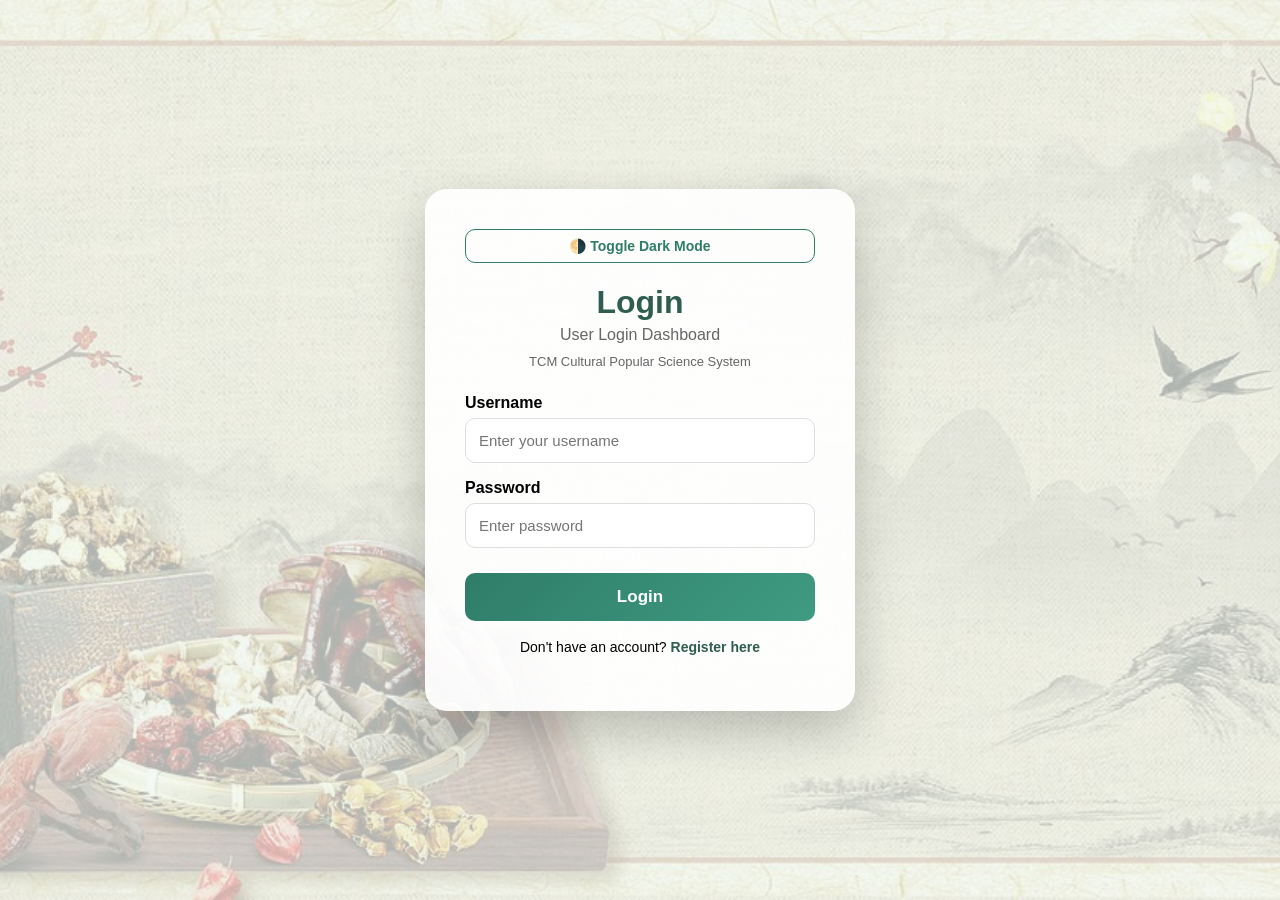
<file: src/main/resources/static/personal_center.html>
<!DOCTYPE html>
<html lang="en">
<head>
    <meta charset="UTF-8">
    <title>Personal Center</title>

    <style>
        body {
            margin: 0;
            font-family: Arial, sans-serif;
            background: #f4f6f2;
        }

        .header{

            background:#2f5d50;

            color:white;

            padding:18px 60px;

            display:flex;

            justify-content:space-between;

            align-items:center;

        }

        .header-left{

            display:flex;

            align-items:center;

        }

        #welcomeUser{

            font-size:24px;

            font-weight:700;

            color:white;

        }

        .header-avatar-wrap{
            width:44px;
            height:44px;
            margin-right:12px;
            border-radius:50%;
            background:#ffffff24;
            display:flex;
            align-items:center;
            justify-content:center;
            overflow:hidden;
            flex:0 0 44px;
        }

        .header-avatar{
            width:100%;
            height:100%;
            object-fit:cover;
            display:none;
        }

        .avatar-fallback{
            font-size:25px;
            line-height:1;
        }

        .header-right{

            display:flex;

            align-items:center;

            gap:20px;

        }

        .header-right select{

            background:white;

            color:#2f5d50;

            border:none;

            padding:10px 18px;

            border-radius:8px;

        }

        .logout-btn{

            background:white;

            color:#2f5d50;

            border:none;

            padding:10px 18px;

            border-radius:8px;

            font-weight:bold;

            cursor:pointer;

            width:auto;

            margin:0;

        }

        .navbar{

            background:white;

            display:flex;

            justify-content:center;

            gap:45px;

            padding:18px;

            box-shadow:0 2px 10px rgba(0,0,0,.08);

        }

        .navbar a{

            color:#444;

            text-decoration:none;

            font-weight:bold;

            padding-bottom:6px;

        }

        .navbar .active{

            color:#2f7d68;

            border-bottom:3px solid #2f7d68;

        }

        .container{

            width:1200px;

            margin:40px auto 60px;

        }

        .container {
            width: 850px;
            margin: 60px auto;
            background: white;
            padding: 35px;
            border-radius: 16px;
            box-shadow: 0 0 15px rgba(0,0,0,0.1);
        }

        .section-card{

            background:white;

            padding:30px;

            border-radius:18px;

            box-shadow:0 6px 18px rgba(0,0,0,.08);

            margin-bottom:35px;

        }

        .section-card h2{

            margin-top:0;

            color:#2f5d50;

            border-left:5px solid #2f7d68;

            padding-left:15px;

            margin-bottom:25px;

        }

        h2, h3 {
            text-align: center;
            color: #2f5d50;
        }

        .section{

            margin-top:20px;

        }

        .info-item, .overview-card, .trend-box {
            margin: 14px 0;
            padding: 16px;
            background: #f7faf8;
            border-radius: 12px;
            font-size: 16px;
        }

        .label {
            font-weight: bold;
            color: #2f5d50;
        }

        .rank-value{
            display:inline-block;
            margin-left:8px;
            padding:5px 12px;
            border-radius:16px;
            background:#e4b85c;
            color:#fff;
            font-weight:700;
        }

        .rank-progress{
            display:block;
            margin-top:8px;
            color:#66736e;
            font-size:14px;
        }

        #recommendationList a{
            color:#2f5d50;
            font-weight:700;
            text-decoration:none;
            line-height:1.8;
        }

        #recommendationList a:hover{ text-decoration:underline; }

        .avatar-panel{
            display:flex;
            align-items:center;
            gap:22px;
            margin-bottom:22px;
            padding:18px;
            background:#f7faf8;
            border-radius:14px;
        }

        .profile-avatar-wrap{
            width:110px;
            height:110px;
            border-radius:50%;
            background:#e6eee9;
            display:flex;
            align-items:center;
            justify-content:center;
            overflow:hidden;
            flex:0 0 110px;
            border:3px solid #fff;
            box-shadow:0 3px 12px rgba(0,0,0,.12);
        }

        .profile-avatar{
            width:100%;
            height:100%;
            object-fit:cover;
            display:none;
        }

        .profile-avatar-wrap .avatar-fallback{
            font-size:54px;
        }

        .avatar-actions{
            flex:1;
        }

        .avatar-buttons{
            display:flex;
            gap:12px;
            margin-top:10px;
        }

        .avatar-buttons button{
            width:auto;
            margin:0;
            padding:10px 18px;
        }

        .choose-avatar-btn{
            background:#e6eee9;
            color:#2f5d50;
        }

        .upload-avatar-btn{
            background:#2f7d68;
            color:white;
        }

        .upload-avatar-btn:disabled{
            opacity:.55;
            cursor:not-allowed;
        }

        .avatar-status{
            min-height:20px;
            margin-top:9px;
            color:#5f6e68;
            font-size:14px;
        }

        .overview-grid {
            display: grid;
            grid-template-columns: repeat(3, 1fr);
            gap: 14px;
        }

        .overview-card{

            background:#f7faf8;

            border-radius:15px;

            padding:22px;

            text-align:center;

            transition:.25s;

            box-shadow:0 3px 10px rgba(0,0,0,.05);

        }

        .overview-card:hover{

            transform:translateY(-5px);

            box-shadow:0 10px 20px rgba(0,0,0,.1);

        }

        .overview-card strong {
            display: block;
            color: #2f5d50;
            font-size: 28px;
            margin: 10px 0;
        }

        .progress-bar {
            margin-top: 12px;
            width: 100%;
            height: 9px;
            background: #e5e5e5;
            border-radius: 8px;
            overflow: hidden;
        }

        .progress-fill {
            height: 100%;
            background: linear-gradient(90deg, #2f7d68, #4caf90);
            border-radius: 8px;
        }

        canvas {
            width: 100%;
            height: 260px;
            background: white;
            border-radius: 10px;
            margin-top: 15px;
        }

        button {
            width: 100%;
            padding: 13px;
            margin-top: 15px;
            border: none;
            border-radius: 10px;
            cursor: pointer;
            font-size: 16px;
        }

        .home-btn {
            background: #2f7d68;
            color: white;
        }

        .logout-btn {
            background: #e9e9e9;
            color: #333;
        }
    </style>
    <link rel="stylesheet" href="css/guofeng-background.css?v=20260717-1">
</head>

<body>

<div class="header">

    <div class="header-left">

        <span class="header-avatar-wrap">
            <span id="headerAvatarFallback" class="avatar-fallback">👤</span>
            <img id="headerAvatar" class="header-avatar" alt="">
        </span>

        <span id="welcomeUser"></span>

    </div>

    <div class="header-right">

        <select id="languageSelect" onchange="changeLanguage()">

            <option value="en">English</option>
            <option value="zh">中文</option>
            <option value="ms">Bahasa Melayu</option>

        </select>

        <button
                class="logout-btn"
                id="logoutBtn"
                onclick="logout()">

            Logout

        </button>

    </div>

</div>

<div class="navbar">

    <a href="home.html" data-i18n="home">
        Home
    </a>

    <a href="herb.html" data-i18n="herbs">
        Herb Information
    </a>

    <a href="quiz.html" data-i18n="quiz">
        Knowledge Quiz
    </a>

    <a href="history.html" data-i18n="history">
        History
    </a>

    <a href="personal_center.html"
       class="active" data-i18n="personalCenter">

        Personal Center

    </a>

</div>

<div class="container">
    <div class="section-card">

        <h2 data-i18n="personalInfo">👤 Personal Information</h2>

        <div class="avatar-panel">
            <div class="profile-avatar-wrap">
                <span id="profileAvatarFallback" class="avatar-fallback">👤</span>
                <img id="profileAvatar" class="profile-avatar" alt="">
            </div>
            <div class="avatar-actions">
                <strong data-i18n="avatarTitle">Profile Photo</strong>
                <div class="avatar-buttons">
                    <button type="button" class="choose-avatar-btn" data-i18n="chooseAvatar" onclick="document.getElementById('avatarInput').click()">Choose Image</button>
                    <button type="button" id="uploadAvatarBtn" class="upload-avatar-btn" data-i18n="uploadAvatar" onclick="uploadAvatar()" disabled>Upload</button>
                </div>
                <input id="avatarInput" type="file" accept="image/jpeg,image/png,image/webp" hidden>
                <div id="avatarStatus" class="avatar-status" data-i18n="avatarHint">JPG, PNG or WebP, up to 5MB.</div>
            </div>
        </div>

        <div class="info-item">

            <span class="label" data-i18n="usernameLabel">👤 Username:</span>

            <span id="username"></span>

        </div>

        <div class="info-item">

            <span class="label" data-i18n="emailLabel">📧 Email:</span>

            <span id="email"></span>

        </div>

        <div class="info-item">

            <span class="label" data-i18n="registrationLabel">📅 Registration Time:</span>

            <span id="createdAt"></span>

        </div>

        <div class="info-item">
            <span class="label" data-i18n="rankLabel">🏅 Learning Rank:</span>
            <span id="learningRank" class="rank-value">--</span>
            <span id="rankProgress" class="rank-progress"></span>
        </div>
    </div>

    <div class="section-card">

        <h2 data-i18n="learningOverview">📊 Learning Overview</h2>

        <div class="overview-grid">
            <div class="overview-card">
                <span data-i18n="learningProgress">Learning Progress</span>
                <strong id="learningProgressText">0%</strong>
                <div class="progress-bar">
                    <div id="learningProgressBar" class="progress-fill" style="width: 0%;"></div>
                </div>
            </div>

            <div class="overview-card">
                <span data-i18n="completedQuizzes">Completed Quizzes</span>
                <strong id="completedTopicsText">0</strong>
                <div class="progress-bar">
                    <div id="completedTopicsBar" class="progress-fill" style="width: 0%;"></div>
                </div>
            </div>

            <div class="overview-card">
                <span data-i18n="latestAccuracy">Latest Quiz Accuracy</span>
                <strong id="quizAccuracyText">0%</strong>
                <div class="progress-bar">
                    <div id="quizAccuracyBar" class="progress-fill" style="width: 0%;"></div>
                </div>
            </div>
        </div>

        <div class="trend-box">
            <span class="label" data-i18n="recentTrend">Recent 5 Quiz Score Trend:</span>
            <canvas id="quizTrendChart" width="760" height="260"></canvas>
        </div>

        <div class="info-item">
            <span class="label" data-i18n="recommendedContent">Recommended Learning Content:</span>
            <ul id="recommendationList">
                <li>Complete a quiz to receive personalized recommendations.</li>
            </ul>
        </div>

        <div class="info-item">
            <span class="label" data-i18n="quizPerformance">Quiz Performance:</span>
            <p id="quizPerformanceText">
                No quiz record yet. Please complete a quiz to view your performance.
            </p>
        </div>
    </div>

</div>

<script>
    const username = localStorage.getItem("username");
    const API_BASE = "";
    let currentLanguage = localStorage.getItem("language") || "en";
    let quizRecords = [];
    let learningRankProgress = null;
    let selectedAvatarFile = null;
    let avatarPreviewUrl = null;

    const translations = {
        en: {
            title: "Personal Center", welcome: "Welcome", logout: "Logout",
            home: "Home", herbs: "Herb Information", quiz: "Knowledge Quiz", history: "History", personalCenter: "Personal Center",
            personalInfo: "👤 Personal Information", usernameLabel: "👤 Username:", emailLabel: "📧 Email:", registrationLabel: "📅 Registration Time:",
            rankLabel: "🏅 Learning Rank:", rankNames:{BRONZE:"Bronze", SILVER:"Silver", GOLD:"Gold"}, rankNext:"{count} more correct answers to reach {rank}.", rankMax:"Highest rank reached!", totalCorrect:"Total correct: {count}.",
            learningOverview: "📊 Learning Overview", learningProgress: "Learning Progress", completedQuizzes: "Completed Quizzes", latestAccuracy: "Latest Quiz Accuracy",
            recentTrend: "Recent 5 Quiz Score Trend:", recommendedContent: "Recommended Learning Content:", quizPerformance: "Quiz Performance:",
            recommendation1: "Basic concepts of Traditional Chinese Medicine", recommendation2: "Yin-Yang theory and Five Elements", recommendation3: "Common Chinese herbs and their functions",
            recommendationNoData:"Complete a quiz to receive personalized recommendations.", recommendationItem:"Review {course} — recent performance {correct}/{total} ({accuracy}%).",
            courseNames:{basics:"Foundations of Traditional Chinese Medicine",theories:"Yin–Yang and the Five Elements",herbs:"Common Chinese Herbs",diagnostics:"Traditional Diagnosis and Meridian Theory",wellness:"TCM Wellness and Food Therapy",acupuncture:"Acupuncture and Moxibustion Culture"},
            avatarTitle: "Profile Photo", chooseAvatar: "Choose Image", uploadAvatar: "Upload", avatarHint: "JPG, PNG or WebP, up to 5MB.",
            avatarInvalid: "Please choose a JPG, PNG or WebP image up to 5MB.", avatarUploading: "Uploading...", avatarSuccess: "Profile photo updated.", avatarFailed: "Failed to upload profile photo.",
            loginFirst: "Please login first.", userNotFound: "User not found. Please login again.", profileFailed: "Failed to load user profile.", noQuiz: "No quiz record yet. Please complete a quiz to view your performance.",
            excellent: "Excellent performance. You have a strong understanding of TCM cultural knowledge.", good: "Good progress. You may review Yin-Yang theory, Five Elements, and common herbs.", revise: "You may need more revision. It is recommended to start with basic TCM concepts.", accuracySuffix: " Latest quiz accuracy: {accuracy}%.", chartEmpty: "No quiz history yet."
        },
        zh: {
            title: "个人中心", welcome: "欢迎", logout: "退出登录",
            home: "首页", herbs: "草药信息", quiz: "知识测验", history: "历史记录", personalCenter: "个人中心",
            personalInfo: "👤 个人信息", usernameLabel: "👤 用户名：", emailLabel: "📧 电子邮箱：", registrationLabel: "📅 注册时间：",
            rankLabel: "🏅 学习段位：", rankNames:{BRONZE:"青铜", SILVER:"白银", GOLD:"黄金"}, rankNext:"再答对 {count} 题即可升级为{rank}。", rankMax:"已达到最高段位！", totalCorrect:"累计答对：{count} 题。",
            learningOverview: "📊 学习概览", learningProgress: "学习进度", completedQuizzes: "已完成测验", latestAccuracy: "最近测验正确率",
            recentTrend: "最近 5 次测验成绩趋势：", recommendedContent: "推荐学习内容：", quizPerformance: "测验表现：",
            recommendation1: "中医基础概念", recommendation2: "阴阳理论与五行学说", recommendation3: "常见中药材及其功效",
            recommendationNoData:"完成一次测验后，将根据结果生成个性化推荐。", recommendationItem:"建议复习《{course}》——近期答题 {correct}/{total}（{accuracy}%）。",
            courseNames:{basics:"中医基础概念",theories:"阴阳理论与五行学说",herbs:"常见中药材及其功效",diagnostics:"中医诊法与经络理论",wellness:"中医养生与食疗",acupuncture:"针灸与艾灸文化"},
            avatarTitle: "个人头像", chooseAvatar: "选择图片", uploadAvatar: "上传头像", avatarHint: "支持 JPG、PNG 或 WebP，最大 5MB。",
            avatarInvalid: "请选择不超过 5MB 的 JPG、PNG 或 WebP 图片。", avatarUploading: "正在上传……", avatarSuccess: "头像更新成功。", avatarFailed: "头像上传失败。",
            loginFirst: "请先登录。", userNotFound: "用户不存在，请重新登录。", profileFailed: "个人资料加载失败。", noQuiz: "暂无测验记录，请完成测验后查看表现。",
            excellent: "表现优秀，你对中医药文化知识掌握得很好。", good: "进步良好，建议复习阴阳、五行和常见草药知识。", revise: "还需要继续复习，建议从中医基础概念开始。", accuracySuffix: " 最近一次测验正确率：{accuracy}%。", chartEmpty: "暂无测验记录。"
        },
        ms: {
            title: "Pusat Peribadi", welcome: "Selamat Datang", logout: "Log Keluar",
            home: "Laman Utama", herbs: "Maklumat Herba", quiz: "Kuiz Pengetahuan", history: "Sejarah", personalCenter: "Pusat Peribadi",
            personalInfo: "👤 Maklumat Peribadi", usernameLabel: "👤 Nama Pengguna:", emailLabel: "📧 E-mel:", registrationLabel: "📅 Tarikh Pendaftaran:",
            rankLabel: "🏅 Kedudukan Pembelajaran:", rankNames:{BRONZE:"Gangsa", SILVER:"Perak", GOLD:"Emas"}, rankNext:"{count} lagi jawapan betul untuk mencapai {rank}.", rankMax:"Kedudukan tertinggi dicapai!", totalCorrect:"Jumlah betul: {count}.",
            learningOverview: "📊 Gambaran Pembelajaran", learningProgress: "Kemajuan Pembelajaran", completedQuizzes: "Kuiz Selesai", latestAccuracy: "Ketepatan Kuiz Terkini",
            recentTrend: "Trend Skor 5 Kuiz Terkini:", recommendedContent: "Kandungan Pembelajaran Disyorkan:", quizPerformance: "Prestasi Kuiz:",
            recommendation1: "Konsep asas Perubatan Tradisional Cina", recommendation2: "Teori Yin-Yang dan Lima Unsur", recommendation3: "Herba Cina biasa dan fungsinya",
            recommendationNoData:"Lengkapkan kuiz untuk menerima cadangan peribadi.", recommendationItem:"Ulang kaji {course} — keputusan terkini {correct}/{total} ({accuracy}%).",
            courseNames:{basics:"Asas Perubatan Tradisional Cina",theories:"Yin–Yang dan Lima Unsur",herbs:"Herba Cina Biasa",diagnostics:"Diagnosis Tradisional dan Meridian",wellness:"Penjagaan Kesihatan dan Terapi Makanan",acupuncture:"Budaya Akupunktur dan Moksibusi"},
            avatarTitle: "Foto Profil", chooseAvatar: "Pilih Imej", uploadAvatar: "Muat Naik", avatarHint: "JPG, PNG atau WebP, maksimum 5MB.",
            avatarInvalid: "Sila pilih imej JPG, PNG atau WebP sehingga 5MB.", avatarUploading: "Sedang memuat naik...", avatarSuccess: "Foto profil dikemas kini.", avatarFailed: "Gagal memuat naik foto profil.",
            loginFirst: "Sila log masuk dahulu.", userNotFound: "Pengguna tidak dijumpai. Sila log masuk semula.", profileFailed: "Gagal memuatkan profil pengguna.", noQuiz: "Belum ada rekod kuiz. Sila lengkapkan kuiz untuk melihat prestasi anda.",
            excellent: "Prestasi cemerlang. Anda memahami pengetahuan budaya TCM dengan baik.", good: "Kemajuan yang baik. Anda boleh mengulang kaji Yin-Yang, Lima Unsur dan herba biasa.", revise: "Anda memerlukan lebih banyak ulang kaji. Mulakan dengan konsep asas TCM.", accuracySuffix: " Ketepatan kuiz terkini: {accuracy}%.", chartEmpty: "Belum ada sejarah kuiz."
        }
    };

    if (!username) {
        alert(translations[currentLanguage].loginFirst);
        window.location.href = "login.html";
    } else {
        applyLanguage();
        loadUserProfile();
        loadQuizHistory();
        loadLearningRank();
    }

    function applyLanguage() {
        const text = translations[currentLanguage];
        document.documentElement.lang = currentLanguage;
        document.title = text.title;
        document.getElementById("languageSelect").value = currentLanguage;
        document.getElementById("welcomeUser").textContent = `${text.welcome}, ${username}`;
        document.getElementById("logoutBtn").textContent = text.logout;
        document.querySelectorAll("[data-i18n]").forEach(element => {
            element.textContent = text[element.dataset.i18n];
        });
        updateLearningOverview(quizRecords);
        drawQuizTrendChart(quizRecords);
        renderLearningRank();
        renderRecommendations();
    }

    async function loadLearningRank() {
        try {
            const response = await fetch(`${API_BASE}/quiz/progress?username=${encodeURIComponent(username)}`);
            if (!response.ok) throw new Error(response.status);
            learningRankProgress = await response.json();
            renderLearningRank();
        } catch (error) {
            console.error("Failed to load learning rank", error);
        }
    }

    function renderLearningRank() {
        if (!learningRankProgress) return;
        const text = translations[currentLanguage];
        const rank = learningRankProgress.rank || "BRONZE";
        const nextRank = rank === "BRONZE" ? "SILVER" : "GOLD";
        document.getElementById("learningRank").textContent = text.rankNames[rank];
        const totalText = text.totalCorrect.replace("{count}", learningRankProgress.totalCorrect);
        const nextText = rank === "GOLD"
            ? text.rankMax
            : text.rankNext
                .replace("{count}", learningRankProgress.correctNeeded)
                .replace("{rank}", text.rankNames[nextRank]);
        document.getElementById("rankProgress").textContent = totalText + " " + nextText;
    }

    function changeLanguage() {
        currentLanguage = document.getElementById("languageSelect").value;
        localStorage.setItem("language", currentLanguage);
        applyLanguage();
    }

    function loadUserProfile() {
        fetch(`${API_BASE}/user/profile?username=${encodeURIComponent(username)}`)
            .then(response => {
                if (!response.ok) throw new Error(response.status);
                return response.json();
            })
            .then(data => {
                if (data.message && !data.username) {
                    alert(translations[currentLanguage].userNotFound);
                    localStorage.removeItem("username");
                    window.location.href = "login.html";
                } else {
                    document.getElementById("username").innerText = data.username || "";
                    document.getElementById("email").innerText = data.email || "";
                    document.getElementById("createdAt").innerText = data.createdAt || "";
                    if (data.avatarUrl) {
                        showAvatar(API_BASE + data.avatarUrl + "&v=" + Date.now());
                    } else {
                        showDefaultAvatar();
                    }
                }
            })
            .catch(error => {
                console.error(error);
                alert(translations[currentLanguage].profileFailed);
            });
    }

    function showAvatar(url) {
        ["headerAvatar", "profileAvatar"].forEach(id => {
            const image = document.getElementById(id);
            image.onload = () => {
                image.style.display = "block";
                document.getElementById(id + "Fallback").style.display = "none";
            };
            image.onerror = showDefaultAvatar;
            image.src = url;
        });
    }

    function showDefaultAvatar() {
        ["headerAvatar", "profileAvatar"].forEach(id => {
            const image = document.getElementById(id);
            image.style.display = "none";
            image.removeAttribute("src");
            document.getElementById(id + "Fallback").style.display = "inline";
        });
    }

    document.getElementById("avatarInput").addEventListener("change", event => {
        const file = event.target.files[0];
        const allowedTypes = ["image/jpeg", "image/png", "image/webp"];
        const text = translations[currentLanguage];
        if (!file || !allowedTypes.includes(file.type) || file.size > 5 * 1024 * 1024) {
            selectedAvatarFile = null;
            document.getElementById("uploadAvatarBtn").disabled = true;
            document.getElementById("avatarStatus").textContent = text.avatarInvalid;
            return;
        }

        selectedAvatarFile = file;
        document.getElementById("uploadAvatarBtn").disabled = false;
        document.getElementById("avatarStatus").textContent = file.name;
        if (avatarPreviewUrl) URL.revokeObjectURL(avatarPreviewUrl);
        avatarPreviewUrl = URL.createObjectURL(file);
        showAvatar(avatarPreviewUrl);
    });

    async function uploadAvatar() {
        if (!selectedAvatarFile) return;
        const text = translations[currentLanguage];
        const button = document.getElementById("uploadAvatarBtn");
        const status = document.getElementById("avatarStatus");
        const form = new FormData();
        form.append("username", username);
        form.append("avatar", selectedAvatarFile);
        button.disabled = true;
        status.textContent = text.avatarUploading;

        try {
            const response = await fetch(`${API_BASE}/user/avatar`, {method: "POST", body: form});
            const data = await response.json();
            if (!response.ok) throw new Error(data.message || text.avatarFailed);
            showAvatar(API_BASE + data.avatarUrl + "&v=" + Date.now());
            selectedAvatarFile = null;
            document.getElementById("avatarInput").value = "";
            status.textContent = text.avatarSuccess;
        } catch (error) {
            console.error(error);
            status.textContent = error.message || text.avatarFailed;
            button.disabled = false;
        }
    }

    function loadQuizHistory() {
        fetch(`${API_BASE}/quiz/history?username=${encodeURIComponent(username)}`)
            .then(response => {
                if (!response.ok) throw new Error(response.status);
                return response.json();
            })
            .then(records => {
                quizRecords = records || [];
                updateLearningOverview(quizRecords);
                drawQuizTrendChart(quizRecords);
                renderRecommendations();
            })
            .catch(error => {
                console.error(error);
                drawQuizTrendChart([]);
            });
    }

    function renderRecommendations() {
        const text = translations[currentLanguage];
        const totals = {};
        quizRecords.forEach(record => {
            if (!record.topicStats) return;
            try {
                const stats = JSON.parse(record.topicStats);
                Object.entries(stats).forEach(([courseId, result]) => {
                    const current = totals[courseId] || {correct:0,total:0};
                    current.correct += Number(result.correct) || 0;
                    current.total += Number(result.total) || 0;
                    totals[courseId] = current;
                });
            } catch (error) {
                console.warn("Invalid topic statistics", error);
            }
        });

        const ranked = Object.entries(totals)
            .filter(([courseId,result]) => text.courseNames[courseId] && result.total > 0)
            .map(([courseId,result]) => ({...result,courseId,accuracy:Math.round(result.correct * 100 / result.total)}))
            .sort((left,right) => left.accuracy - right.accuracy || right.total - left.total)
            .slice(0,3);

        const list = document.getElementById("recommendationList");
        list.innerHTML = "";
        if (ranked.length === 0) {
            const item = document.createElement("li");
            item.textContent = text.recommendationNoData;
            list.appendChild(item);
            return;
        }

        ranked.forEach(result => {
            const item = document.createElement("li");
            const link = document.createElement("a");
            link.href = `quiz.html?course=${encodeURIComponent(result.courseId)}`;
            link.textContent = text.recommendationItem
                .replace("{course}", text.courseNames[result.courseId])
                .replace("{correct}", result.correct)
                .replace("{total}", result.total)
                .replace("{accuracy}", result.accuracy);
            item.appendChild(link);
            list.appendChild(item);
        });
    }

    function updateLearningOverview(records) {
        const text = translations[currentLanguage];

        if (!records || records.length === 0) {
            document.getElementById("learningProgressText").innerText = "0%";
            document.getElementById("learningProgressBar").style.width = "0%";
            document.getElementById("completedTopicsText").innerText = "0";
            document.getElementById("completedTopicsBar").style.width = "0%";
            document.getElementById("quizAccuracyText").innerText = "0%";
            document.getElementById("quizAccuracyBar").style.width = "0%";
            document.getElementById("quizPerformanceText").innerText = text.noQuiz;
            return;
        }

        const latest = records[records.length - 1];
        const latestAccuracy = latest.accuracy;
        const completedCount = records.length;

        let totalAccuracy = 0;
        records.forEach(record => {
            totalAccuracy += record.accuracy;
        });

        const averageAccuracy = Math.round(totalAccuracy / records.length);
        const learningProgress = Math.min(averageAccuracy, 100);

        document.getElementById("quizAccuracyText").innerText = latestAccuracy + "%";
        document.getElementById("quizAccuracyBar").style.width = latestAccuracy + "%";

        document.getElementById("completedTopicsText").innerText = completedCount;
        document.getElementById("completedTopicsBar").style.width = Math.min(completedCount * 20, 100) + "%";

        document.getElementById("learningProgressText").innerText = learningProgress + "%";
        document.getElementById("learningProgressBar").style.width = learningProgress + "%";

        let performanceText = "";

        if (latestAccuracy >= 80) {
            performanceText = text.excellent;
        } else if (latestAccuracy >= 60) {
            performanceText = text.good;
        } else {
            performanceText = text.revise;
        }

        document.getElementById("quizPerformanceText").innerText =
            performanceText + text.accuracySuffix.replace("{accuracy}", latestAccuracy);
    }

    function drawQuizTrendChart(records) {
        const canvas = document.getElementById("quizTrendChart");
        const ctx = canvas.getContext("2d");

        ctx.clearRect(0, 0, canvas.width, canvas.height);

        // 背景网格
        ctx.strokeStyle = "#dddddd";
        ctx.lineWidth = 1;

        for (let i = 0; i <= 5; i++) {
            const y = 30 + i * 40;

            ctx.beginPath();
            ctx.moveTo(50, y);
            ctx.lineTo(730, y);
            ctx.stroke();

            ctx.fillStyle = "#777";
            ctx.font = "12px Arial";
            ctx.fillText((100 - i * 20) + "%", 10, y + 4);
        }

        if (!records || records.length === 0) {
            ctx.fillStyle = "#777";
            ctx.font = "16px Arial";
            ctx.fillText(translations[currentLanguage].chartEmpty, 310, 130);
            return;
        }

        const recentRecords = records.slice(-5);
        const points = recentRecords.map((record, index) => {
            const x = 80 + index * (620 / Math.max(recentRecords.length - 1, 1));
            const y = 230 - (record.accuracy / 100) * 200;

            return {
                x: x,
                y: y,
                accuracy: record.accuracy
            };
        });

        // 折线
        ctx.strokeStyle = "#2f7d68";
        ctx.lineWidth = 3;
        ctx.beginPath();

        points.forEach((point, index) => {
            if (index === 0) {
                ctx.moveTo(point.x, point.y);
            } else {
                ctx.lineTo(point.x, point.y);
            }
        });

        ctx.stroke();

        // 点和文字
        points.forEach((point, index) => {
            ctx.fillStyle = "#2f7d68";
            ctx.beginPath();
            ctx.arc(point.x, point.y, 6, 0, Math.PI * 2);
            ctx.fill();

            ctx.fillStyle = "#333";
            ctx.font = "13px Arial";
            ctx.fillText(point.accuracy + "%", point.x - 12, point.y - 12);
            ctx.fillText("T" + (index + 1), point.x - 8, 250);
        });
    }

    function goHome() {
        window.location.href = "home.html";
    }

    function logout() {
        localStorage.removeItem("username");
        window.location.href = "login.html";
    }
</script>

<script src="/js/user-avatar.js?v=20260702-1"></script>

</body>
</html>
</file>
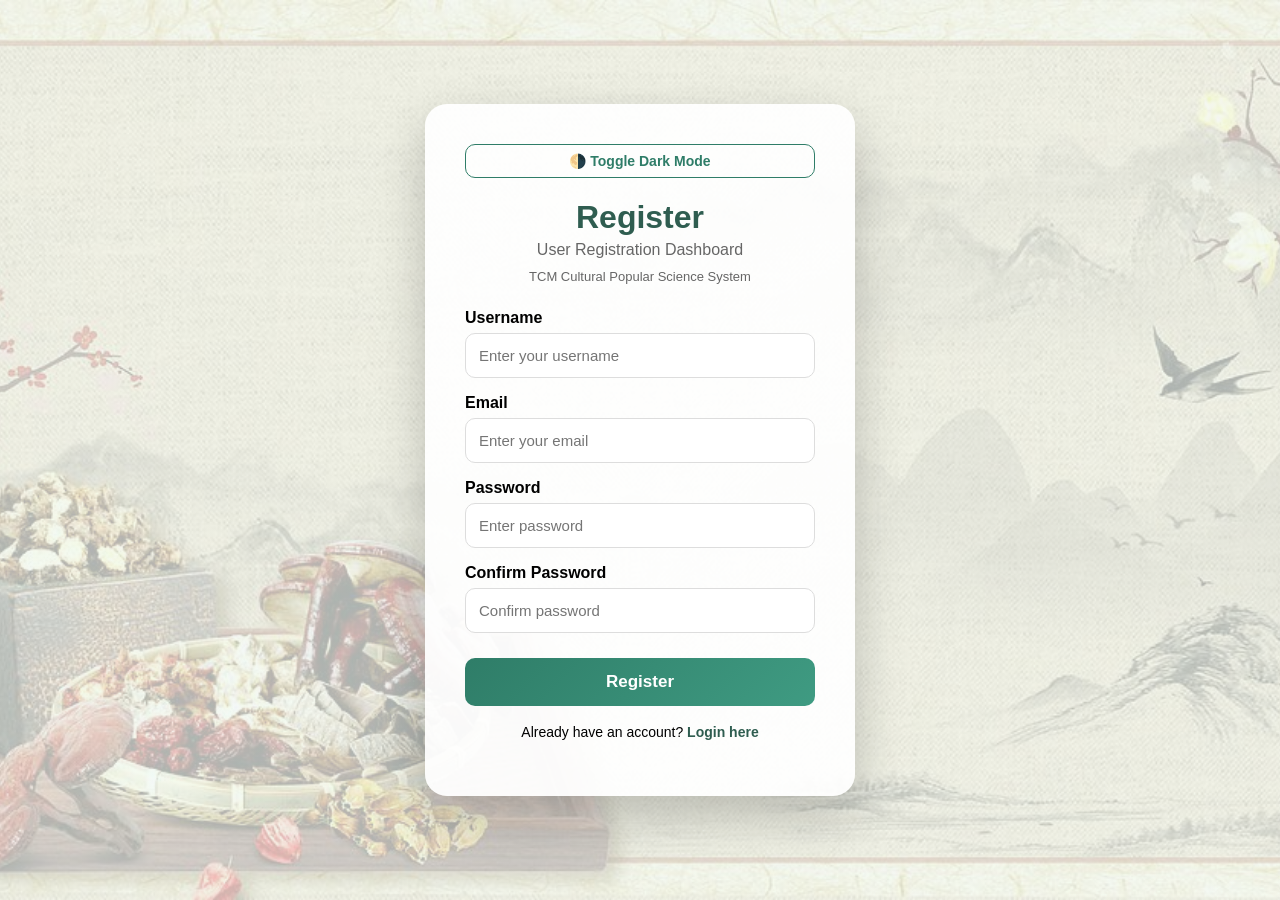
<file: src/main/resources/static/register.html>
<!DOCTYPE html>
<html lang="zh">
<head>
    <meta charset="UTF-8">
    <title>Register - TCM Cultural Popular Science System</title>

    <style>
        * { box-sizing: border-box; }

        body {
            margin: 0;
            min-height: 100vh;
            font-family: Arial, sans-serif;
            display: flex;
            justify-content: center;
            align-items: center;
            background:
                    linear-gradient(rgba(240,248,243,0.72), rgba(240,248,243,0.72)),
                    url("images/tcm-bg.jpg");
            background-size: cover;
            background-position: center;
            transition: 0.4s;
        }

        body.dark {
            background:
                    linear-gradient(rgba(10,25,20,0.78), rgba(10,25,20,0.78)),
                    url("images/tcm-bg.jpg");
            background-size: cover;
            background-position: center;
            color: white;
        }

        .card {
            width: 430px;
            background: rgba(255,255,255,0.92);
            padding: 40px;
            border-radius: 22px;
            box-shadow: 0 20px 50px rgba(0,0,0,0.22);
            animation: fadeIn 0.8s ease;
        }

        body.dark .card {
            background: rgba(25,35,32,0.92);
            color: white;
        }

        @keyframes fadeIn {
            from {
                opacity: 0;
                transform: translateY(25px);
            }
            to {
                opacity: 1;
                transform: translateY(0);
            }
        }

        h1 {
            text-align: center;
            color: #2f5d50;
            margin-bottom: 5px;
        }

        body.dark h1 {
            color: #9ee0c5;
        }

        .subtitle, .system-name {
            text-align: center;
            color: #666;
        }

        body.dark .subtitle,
        body.dark .system-name {
            color: #cfded8;
        }

        .system-name {
            font-size: 13px;
            margin: 10px 0 25px;
        }

        label {
            display: block;
            margin-top: 16px;
            margin-bottom: 6px;
            font-weight: bold;
        }

        input {
            width: 100%;
            padding: 13px;
            border: 1px solid #ddd;
            border-radius: 10px;
            font-size: 15px;
        }

        button {
            width: 100%;
            margin-top: 25px;
            padding: 14px;
            border: none;
            border-radius: 10px;
            background: linear-gradient(135deg, #2f7d68, #3f9b82);
            color: white;
            font-size: 17px;
            font-weight: bold;
            cursor: pointer;
            transition: 0.3s;
        }

        button:hover {
            transform: translateY(-2px);
            box-shadow: 0 8px 20px rgba(47,125,104,0.4);
        }

        .mode-btn {
            background: transparent;
            border: 1px solid #2f7d68;
            color: #2f7d68;
            margin-top: 0;
            padding: 8px;
            font-size: 14px;
        }

        body.dark .mode-btn {
            color: #9ee0c5;
            border-color: #9ee0c5;
        }

        .link {
            margin-top: 18px;
            text-align: center;
            font-size: 14px;
        }

        .link a {
            color: #2f5d50;
            font-weight: bold;
            text-decoration: none;
        }

        body.dark .link a {
            color: #9ee0c5;
        }

        #result {
            margin-top: 16px;
            text-align: center;
            font-weight: bold;
            color: #2f5d50;
        }

        body.dark #result {
            color: #9ee0c5;
        }
    </style>
</head>

<body>

<div class="card">
    <button class="mode-btn" onclick="toggleDarkMode()">🌗 Toggle Dark Mode</button>

    <h1>Register</h1>
    <div class="subtitle">User Registration Dashboard</div>
    <div class="system-name">TCM Cultural Popular Science System</div>

    <label>Username</label>
    <input type="text" id="username" placeholder="Enter your username">

    <label>Email</label>
    <input type="email" id="email" placeholder="Enter your email">

    <label>Password</label>
    <input type="password" id="password" placeholder="Enter password">

    <label>Confirm Password</label>
    <input type="password" id="confirmPassword" placeholder="Confirm password">

    <button onclick="registerUser()">Register</button>

    <div class="link">
        Already have an account? <a href="login.html">Login here</a>
    </div>

    <div id="result"></div>
</div>

<script>
    if (localStorage.getItem("darkMode") === "true") {
        document.body.classList.add("dark");
    }

    function toggleDarkMode() {
        document.body.classList.toggle("dark");
        localStorage.setItem("darkMode", document.body.classList.contains("dark"));
    }

    async function registerUser() {
        const username = document.getElementById("username").value.trim();
        const email = document.getElementById("email").value.trim();
        const password = document.getElementById("password").value;
        const confirmPassword = document.getElementById("confirmPassword").value;
        const result = document.getElementById("result");

        if (!username || !email || !password || !confirmPassword) {
            result.innerText = "Please fill in all fields.";
            return;
        }

        if (password !== confirmPassword) {
            result.innerText = "Passwords do not match.";
            return;
        }

        try {
            const response = await fetch("/user/register", {
                method: "POST",
                headers: {"Content-Type": "application/json"},
                body: JSON.stringify({username, password, email})
            });

            const data = await response.json();
            result.innerText = data.message;

            if (data.message === "注册成功") {
                setTimeout(() => {
                    window.location.href = "login.html";
                }, 1000);
            }
        } catch (error) {
            result.innerText = "Registration failed.";
        }
    }
</script>

</body>
</html>
</file>
<file: src/main/resources/static/css/guofeng-background.css>
body {
    background-color: #f4f6f2;
    background-image:
            linear-gradient(rgba(244, 246, 242, 0.70), rgba(244, 246, 242, 0.78)),
            url("../images/backgrounds/guofeng-tcm-bg.png");
    background-size: cover;
    background-position: center top;
    background-repeat: no-repeat;
    background-attachment: fixed;
}

@media (max-width: 900px) {
    body {
        background-attachment: scroll;
    }
}
</file>
